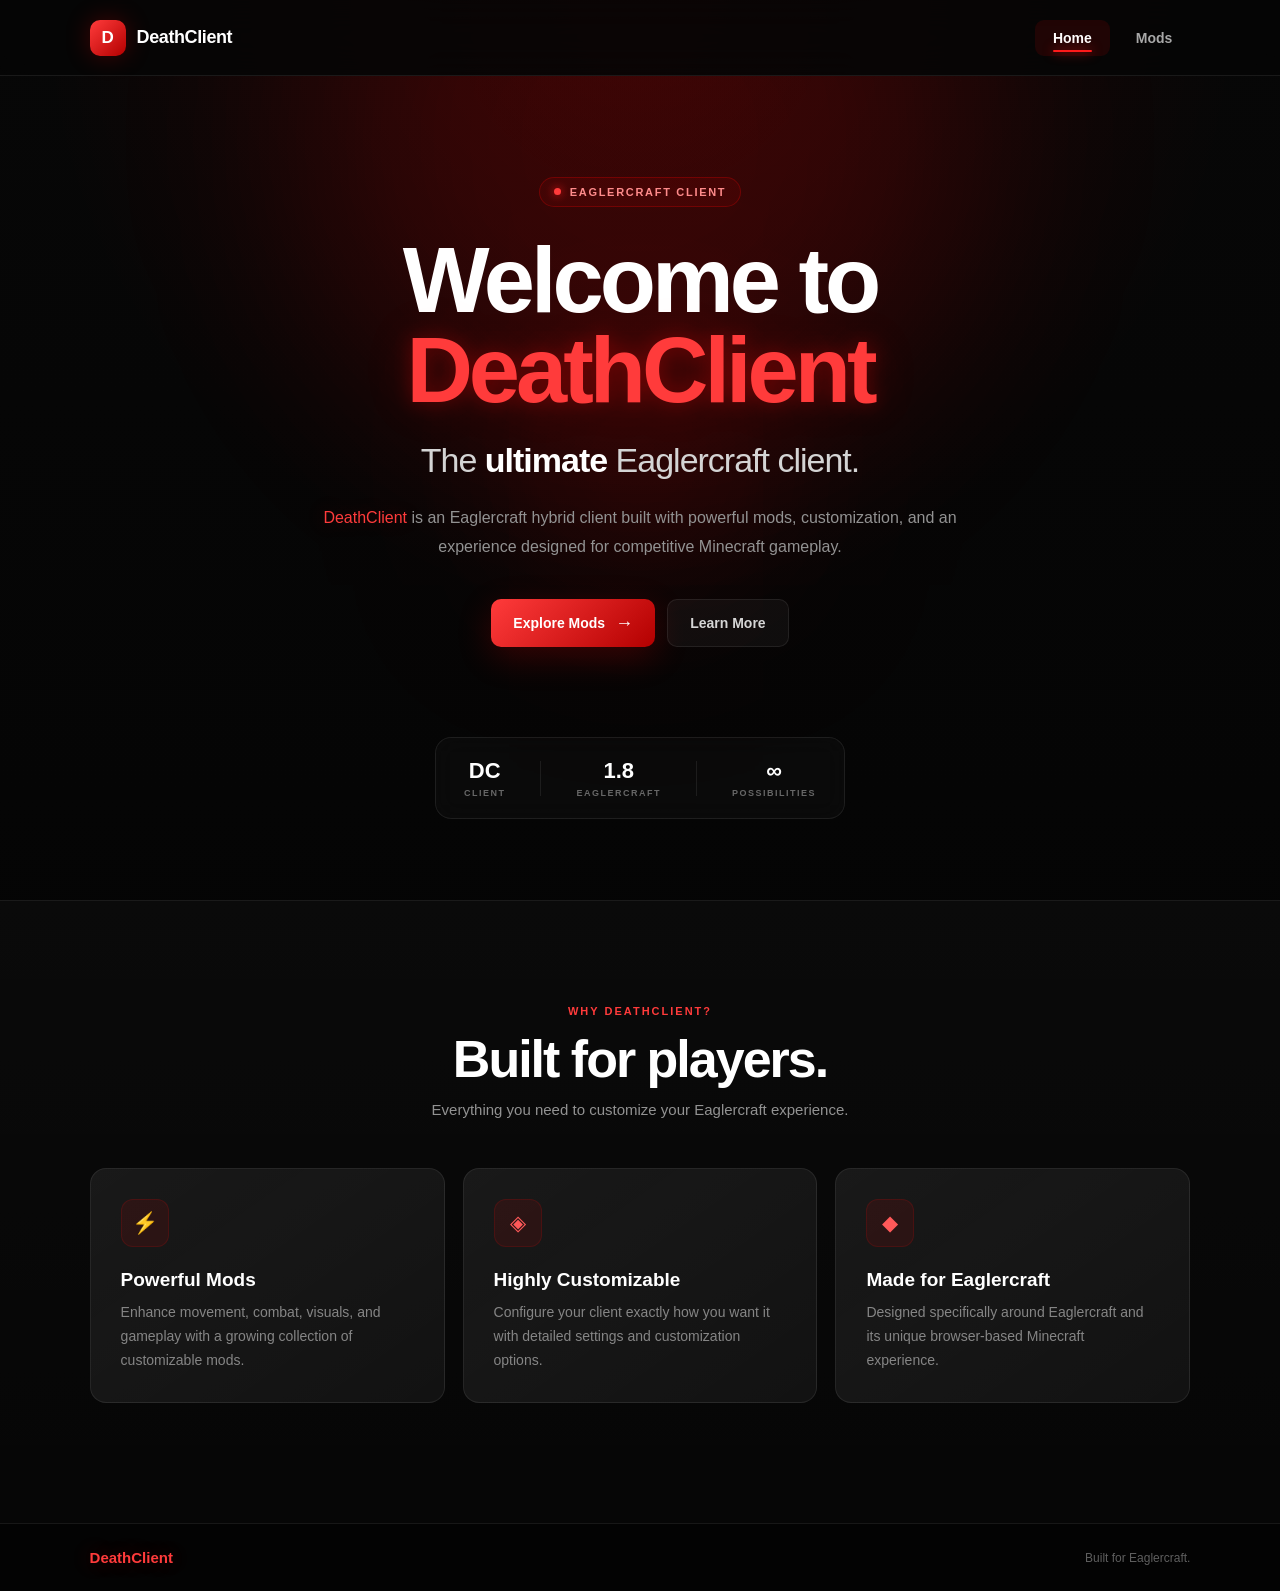
<file: index.html>
<!DOCTYPE html>
<html lang="en">
<head>
    <meta charset="UTF-8">
    <meta name="viewport" content="width=device-width, initial-scale=1.0">
    <title>DeathClient - Home</title>
    <link rel="stylesheet" href="index.css">
</head>
<body>
    <nav class="navbar">
        <div class="nav-brand">
            <span class="brand-mark">D</span>
            <span class="brand-text">DeathClient</span>
        </div>

        <div class="nav-links">
            <a href="index.html" class="active">Home</a>
            <a href="pages/mods.html">Mods</a>
        </div>
    </nav>

    <main>
        <section id="header" class="hero">
            <div class="hero-glow"></div>

            <div class="hero-content">
                <div class="hero-badge">
                    <span class="status-dot"></span>
                    EAGLERCRAFT CLIENT
                </div>

                <h1>
                    Welcome to
                    <span class="dc-name">DeathClient</span>
                </h1>

                <h2>
                    The <strong>ultimate</strong> Eaglercraft client.
                </h2>

                <p>
                    <span class="dc-name">DeathClient</span> is an Eaglercraft hybrid client
                    built with powerful mods, customization, and an experience designed
                    for competitive Minecraft gameplay.
                </p>

                <div class="hero-buttons">
                    <a href="pages/mods.html" class="primary-button">
                        Explore Mods
                        <span>→</span>
                    </a>

                    <a href="#features" class="secondary-button">
                        Learn More
                    </a>
                </div>
            </div>

            <div class="hero-stats">
                <div class="stat">
                    <span class="stat-value">DC</span>
                    <span class="stat-label">CLIENT</span>
                </div>

                <div class="stat-divider"></div>

                <div class="stat">
                    <span class="stat-value">1.8</span>
                    <span class="stat-label">EAGLERCRAFT</span>
                </div>

                <div class="stat-divider"></div>

                <div class="stat">
                    <span class="stat-value">∞</span>
                    <span class="stat-label">POSSIBILITIES</span>
                </div>
            </div>
        </section>

        <section id="features" class="features">
            <div class="section-heading">
                <span class="section-label">WHY DEATHCLIENT?</span>
                <h2>Built for players.</h2>
                <p>
                    Everything you need to customize your Eaglercraft experience.
                </p>
            </div>

            <div class="feature-grid">
                <article class="feature-card">
                    <div class="feature-icon">⚡</div>
                    <h3>Powerful Mods</h3>
                    <p>
                        Enhance movement, combat, visuals, and gameplay with a growing
                        collection of customizable mods.
                    </p>
                </article>

                <article class="feature-card">
                    <div class="feature-icon">◈</div>
                    <h3>Highly Customizable</h3>
                    <p>
                        Configure your client exactly how you want it with detailed
                        settings and customization options.
                    </p>
                </article>

                <article class="feature-card">
                    <div class="feature-icon">◆</div>
                    <h3>Made for Eaglercraft</h3>
                    <p>
                        Designed specifically around Eaglercraft and its unique
                        browser-based Minecraft experience.
                    </p>
                </article>
            </div>
        </section>
    </main>

    <footer>
        <div class="footer-brand">
            <span class="dc-name">DeathClient</span>
        </div>

        <p>Built for Eaglercraft.</p>
    </footer>

    <script src="index.js" type="module"></script>
</body>
</html>
</file>
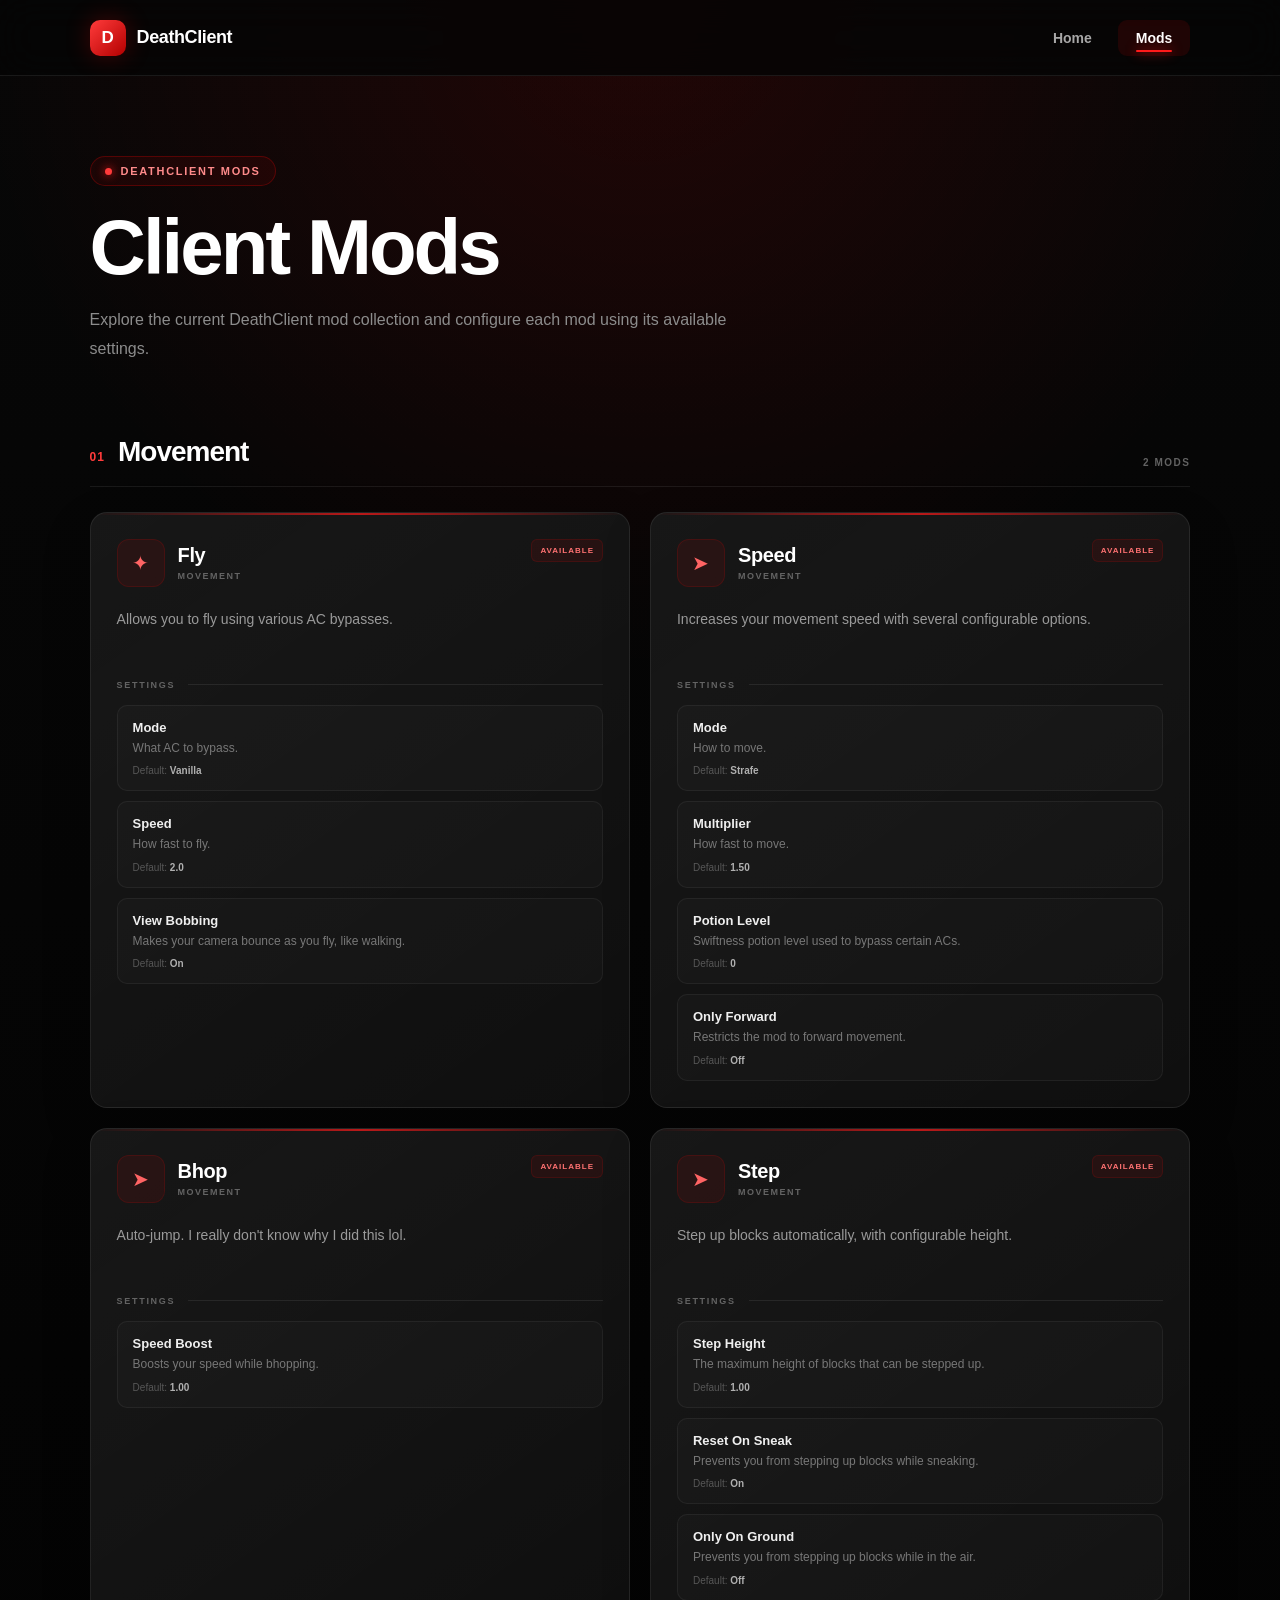
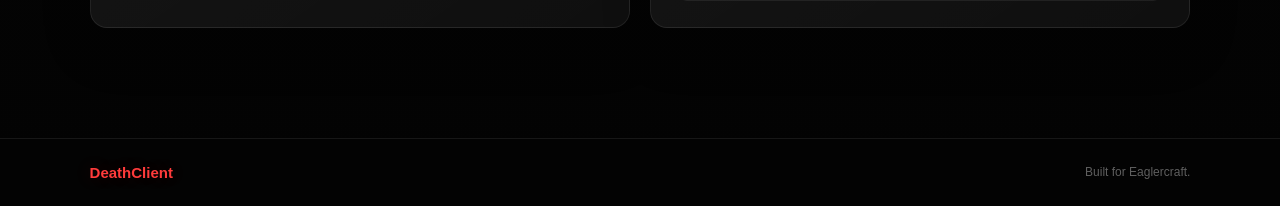
<file: pages/mods.html>
<!DOCTYPE html>
<html lang="en">
<head>
    <meta charset="UTF-8">
    <meta name="viewport" content="width=device-width, initial-scale=1.0">
    <title>DeathClient - Mods</title>
    <link rel="stylesheet" href="mods.css">
</head>
<body>
    <nav class="navbar">
        <div class="nav-brand">
            <span class="brand-mark">D</span>
            <span class="brand-text">DeathClient</span>
        </div>

        <div class="nav-links">
            <a href="../index.html">Home</a>
            <a href="mods.html" class="active">Mods</a>
        </div>
    </nav>

    <main class="mods-page">
        <header class="mods-header">
            <div class="header-badge">
                <span class="status-dot"></span>
                DEATHCLIENT MODS
            </div>

            <h1>Client Mods</h1>

            <p>
                Explore the current DeathClient mod collection and configure
                each mod using its available settings.
            </p>
        </header>

        <section class="mods-section">
            <div class="category-header">
                <div>
                    <span class="category-number">01</span>
                    <h2>Movement</h2>
                </div>

                <span class="category-count">2 MODS</span>
            </div>

            <div class="mods-grid">
                <article class="mod-card">
                    <div class="mod-top">
                        <div class="mod-icon">✦</div>

                        <div class="mod-title">
                            <h3>Fly</h3>
                            <span class="mod-category">MOVEMENT</span>
                        </div>

                        <span class="mod-status">AVAILABLE</span>
                    </div>

                    <p class="mod-description">
                        Allows you to fly using various AC bypasses.
                    </p>

                    <div class="settings-header">
                        <span>SETTINGS</span>
                        <span class="settings-line"></span>
                    </div>

                    <div class="mod-settings-list">
                        <div class="setting">
                            <div class="setting-name">Mode</div>
                            <div class="setting-description">
                                What AC to bypass.
                            </div>
                            <div class="setting-default">
                                Default: <strong>Vanilla</strong>
                            </div>
                        </div>

                        <div class="setting">
                            <div class="setting-name">Speed</div>
                            <div class="setting-description">
                                How fast to fly.
                            </div>
                            <div class="setting-default">
                                Default: <strong>2.0</strong>
                            </div>
                        </div>

                        <div class="setting">
                            <div class="setting-name">View Bobbing</div>
                            <div class="setting-description">
                                Makes your camera bounce as you fly, like walking.
                            </div>
                            <div class="setting-default">
                                Default: <strong>On</strong>
                            </div>
                        </div>
                    </div>
                </article>

                <article class="mod-card">
                    <div class="mod-top">
                        <div class="mod-icon">➤</div>

                        <div class="mod-title">
                            <h3>Speed</h3>
                            <span class="mod-category">MOVEMENT</span>
                        </div>

                        <span class="mod-status">AVAILABLE</span>
                    </div>

                    <p class="mod-description">
                        Increases your movement speed with several configurable options.
                    </p>

                    <div class="settings-header">
                        <span>SETTINGS</span>
                        <span class="settings-line"></span>
                    </div>

                    <div class="mod-settings-list">
                        <div class="setting">
                            <div class="setting-name">Mode</div>
                            <div class="setting-description">
                                How to move.
                            </div>
                            <div class="setting-default">
                                Default: <strong>Strafe</strong>
                            </div>
                        </div>

                        <div class="setting">
                            <div class="setting-name">Multiplier</div>
                            <div class="setting-description">
                                How fast to move.
                            </div>
                            <div class="setting-default">
                                Default: <strong>1.50</strong>
                            </div>
                        </div>

                        <div class="setting">
                            <div class="setting-name">Potion Level</div>
                            <div class="setting-description">
                                Swiftness potion level used to bypass certain ACs.
                            </div>
                            <div class="setting-default">
                                Default: <strong>0</strong>
                            </div>
                        </div>

                        <div class="setting">
                            <div class="setting-name">Only Forward</div>
                            <div class="setting-description">
                                Restricts the mod to forward movement.
                            </div>
                            <div class="setting-default">
                                Default: <strong>Off</strong>
                            </div>
                        </div>
                    </div>
                </article>

                <article class="mod-card">
                    <div class="mod-top">
                        <div class="mod-icon">➤</div>

                        <div class="mod-title">
                            <h3>Bhop</h3>
                            <span class="mod-category">MOVEMENT</span>
                        </div>

                        <span class="mod-status">AVAILABLE</span>
                    </div>

                    <p class="mod-description">
                        Auto-jump. I really don't know why I did this lol.
                    </p>

                    <div class="settings-header">
                        <span>SETTINGS</span>
                        <span class="settings-line"></span>
                    </div>

                    <div class="mod-settings-list">
                        <div class="setting">
                            <div class="setting-name">Speed Boost</div>
                            <div class="setting-description">
                                Boosts your speed while bhopping.
                            </div>
                            <div class="setting-default">
                                Default: <strong>1.00</strong>
                            </div>
                        </div>
                    </div>
                </article>

                <article class="mod-card">
                    <div class="mod-top">
                        <div class="mod-icon">➤</div>

                        <div class="mod-title">
                            <h3>Step</h3>
                            <span class="mod-category">MOVEMENT</span>
                        </div>

                        <span class="mod-status">AVAILABLE</span>
                    </div>

                    <p class="mod-description">
                        Step up blocks automatically, with configurable height.
                    </p>

                    <div class="settings-header">
                        <span>SETTINGS</span>
                        <span class="settings-line"></span>
                    </div>

                    <div class="mod-settings-list">
                        <div class="setting">
                            <div class="setting-name">Step Height</div>
                            <div class="setting-description">
                                The maximum height of blocks that can be stepped up.
                            </div>
                            <div class="setting-default">
                                Default: <strong>1.00</strong>
                            </div>
                        </div>
                        <div class="setting">
                            <div class="setting-name">Reset On Sneak</div>
                            <div class="setting-description">
                                Prevents you from stepping up blocks while sneaking.
                            </div>
                            <div class="setting-default">
                                Default: <strong>On</strong>
                            </div>
                        </div>
                        <div class="setting">
                            <div class="setting-name">Only On Ground</div>
                            <div class="setting-description">
                                Prevents you from stepping up blocks while in the air.
                            </div>
                            <div class="setting-default">
                                Default: <strong>Off</strong>
                            </div>
                        </div>
                    </div>
                </article>
            </div>
        </section>
    </main>

    <footer>
        <div class="footer-brand">
            <span class="dc-name">DeathClient</span>
        </div>

        <p>Built for Eaglercraft.</p>
    </footer>
</body>
</html>
</file>
<file: index.css>
:root {
    --red: #ff1a1a;
    --red-bright: #ff3b3b;
    --red-dark: #b30000;
    --black: #050505;
    --black-soft: #0a0a0a;
    --panel: #0f0f0f;
    --panel-light: #151515;
    --border: rgba(255, 255, 255, 0.08);
    --text: #ffffff;
    --muted: #929292;
    --shadow-red: rgba(255, 0, 0, 0.25);
}

* {
    box-sizing: border-box;
    margin: 0;
    padding: 0;
}

html {
    scroll-behavior: smooth;
}

body {
    min-height: 100vh;
    color: var(--text);
    background:
        radial-gradient(circle at 50% 0%, rgba(255, 0, 0, 0.12), transparent 35%),
        linear-gradient(180deg, #070707 0%, #030303 100%);
    font-family: Inter, Arial, Helvetica, sans-serif;
    overflow-x: hidden;
}

body::before {
    content: "";
    position: fixed;
    inset: 0;
    pointer-events: none;
    opacity: 0.18;
    background-image:
        linear-gradient(rgba(255, 255, 255, 0.025) 1px, transparent 1px),
        linear-gradient(90deg, rgba(255, 255, 255, 0.025) 1px, transparent 1px);
    background-size: 40px 40px;
    mask-image: linear-gradient(to bottom, black, transparent 80%);
}

.navbar {
    position: sticky;
    top: 0;
    z-index: 100;
    height: 76px;
    display: flex;
    align-items: center;
    justify-content: space-between;
    padding: 0 7%;
    border-bottom: 1px solid var(--border);
    background: rgba(5, 5, 5, 0.82);
    backdrop-filter: blur(18px);
}

.nav-brand {
    display: flex;
    align-items: center;
    gap: 11px;
}

.brand-mark {
    width: 36px;
    height: 36px;
    display: grid;
    place-items: center;
    border-radius: 10px;
    background: linear-gradient(135deg, var(--red-bright), var(--red-dark));
    box-shadow: 0 0 24px var(--shadow-red);
    font-size: 17px;
    font-weight: 900;
    color: white;
}

.brand-text {
    font-size: 18px;
    font-weight: 800;
    letter-spacing: -0.4px;
}

.nav-links {
    display: flex;
    align-items: center;
    gap: 8px;
}

.nav-links a {
    position: relative;
    padding: 10px 18px;
    border-radius: 9px;
    color: #a8a8a8;
    text-decoration: none;
    font-size: 14px;
    font-weight: 700;
    transition: color 0.2s ease, background 0.2s ease;
}

.nav-links a:hover {
    color: white;
    background: rgba(255, 255, 255, 0.05);
}

.nav-links a.active {
    color: white;
    background: rgba(255, 0, 0, 0.1);
}

.nav-links a.active::after {
    content: "";
    position: absolute;
    left: 18px;
    right: 18px;
    bottom: 4px;
    height: 2px;
    border-radius: 999px;
    background: var(--red);
    box-shadow: 0 0 12px var(--red);
}

.hero {
    position: relative;
    min-height: calc(100vh - 76px);
    display: flex;
    flex-direction: column;
    justify-content: center;
    align-items: center;
    padding: 90px 7% 70px;
    text-align: center;
    overflow: hidden;
}

.hero::before {
    content: "";
    position: absolute;
    width: 650px;
    height: 650px;
    top: -260px;
    left: 50%;
    transform: translateX(-50%);
    border-radius: 50%;
    background: rgba(255, 0, 0, 0.12);
    filter: blur(100px);
    pointer-events: none;
}

.hero-glow {
    position: absolute;
    width: 1px;
    height: 1px;
    top: 46%;
    left: 50%;
    box-shadow:
        0 0 160px 120px rgba(255, 0, 0, 0.07),
        0 0 300px 180px rgba(255, 0, 0, 0.04);
    pointer-events: none;
}

.hero-content {
    position: relative;
    z-index: 2;
    max-width: 900px;
}

.hero-badge {
    display: inline-flex;
    align-items: center;
    gap: 9px;
    margin-bottom: 28px;
    padding: 8px 14px;
    border: 1px solid rgba(255, 0, 0, 0.25);
    border-radius: 999px;
    background: rgba(255, 0, 0, 0.07);
    color: #ff8b8b;
    font-size: 11px;
    font-weight: 800;
    letter-spacing: 1.7px;
}

.status-dot {
    width: 7px;
    height: 7px;
    border-radius: 50%;
    background: var(--red-bright);
    box-shadow: 0 0 10px var(--red);
}

.hero h1 {
    max-width: 950px;
    font-size: clamp(48px, 8vw, 92px);
    line-height: 0.98;
    letter-spacing: -4px;
    font-weight: 900;
}

.dc-name {
    color: var(--red-bright);
    text-shadow:
        0 0 20px rgba(255, 0, 0, 0.3),
        0 0 50px rgba(255, 0, 0, 0.15);
}

.hero h2 {
    margin-top: 26px;
    font-size: clamp(22px, 3vw, 34px);
    color: #d4d4d4;
    font-weight: 500;
    letter-spacing: -1px;
}

.hero h2 strong {
    color: white;
    font-weight: 800;
}

.hero p {
    max-width: 680px;
    margin: 24px auto 0;
    color: var(--muted);
    font-size: 16px;
    line-height: 1.8;
}

.hero-buttons {
    display: flex;
    align-items: center;
    justify-content: center;
    gap: 12px;
    margin-top: 38px;
}

.hero-buttons a {
    display: inline-flex;
    align-items: center;
    justify-content: center;
    gap: 10px;
    min-height: 48px;
    padding: 0 22px;
    border-radius: 10px;
    text-decoration: none;
    font-size: 14px;
    font-weight: 800;
    transition:
        transform 0.2s ease,
        box-shadow 0.2s ease,
        border-color 0.2s ease,
        background 0.2s ease;
}

.primary-button {
    color: white;
    background: linear-gradient(135deg, var(--red-bright), var(--red-dark));
    box-shadow: 0 10px 35px rgba(255, 0, 0, 0.2);
}

.primary-button:hover {
    transform: translateY(-2px);
    box-shadow: 0 15px 45px rgba(255, 0, 0, 0.3);
}

.primary-button span {
    font-size: 18px;
}

.secondary-button {
    color: #d6d6d6;
    border: 1px solid var(--border);
    background: rgba(255, 255, 255, 0.04);
}

.secondary-button:hover {
    transform: translateY(-2px);
    border-color: rgba(255, 0, 0, 0.3);
    background: rgba(255, 0, 0, 0.06);
}

.hero-stats {
    position: relative;
    z-index: 2;
    display: flex;
    align-items: center;
    justify-content: center;
    gap: 35px;
    margin-top: 90px;
    padding: 20px 28px;
    border: 1px solid var(--border);
    border-radius: 16px;
    background: rgba(255, 255, 255, 0.025);
    backdrop-filter: blur(12px);
}

.stat {
    display: flex;
    flex-direction: column;
    gap: 4px;
}

.stat-value {
    color: white;
    font-size: 22px;
    font-weight: 900;
}

.stat-label {
    color: #676767;
    font-size: 9px;
    font-weight: 800;
    letter-spacing: 1.5px;
}

.stat-divider {
    width: 1px;
    height: 35px;
    background: var(--border);
}

.features {
    position: relative;
    padding: 100px 7% 120px;
    border-top: 1px solid var(--border);
    background:
        linear-gradient(180deg, rgba(255, 255, 255, 0.015), transparent),
        #060606;
}

.section-heading {
    max-width: 760px;
    margin: 0 auto 50px;
    text-align: center;
}

.section-label {
    display: inline-block;
    margin-bottom: 12px;
    color: var(--red-bright);
    font-size: 11px;
    font-weight: 900;
    letter-spacing: 2px;
}

.section-heading h2 {
    font-size: clamp(34px, 5vw, 52px);
    letter-spacing: -2px;
}

.section-heading p {
    margin-top: 12px;
    color: var(--muted);
    font-size: 15px;
}

.feature-grid {
    max-width: 1150px;
    margin: 0 auto;
    display: grid;
    grid-template-columns: repeat(3, 1fr);
    gap: 18px;
}

.feature-card {
    padding: 30px;
    border: 1px solid var(--border);
    border-radius: 16px;
    background:
        linear-gradient(145deg, rgba(255, 255, 255, 0.045), rgba(255, 255, 255, 0.01)),
        var(--panel);
    transition:
        transform 0.2s ease,
        border-color 0.2s ease,
        box-shadow 0.2s ease;
}

.feature-card:hover {
    transform: translateY(-5px);
    border-color: rgba(255, 0, 0, 0.25);
    box-shadow: 0 20px 50px rgba(0, 0, 0, 0.3);
}

.feature-icon {
    width: 48px;
    height: 48px;
    display: grid;
    place-items: center;
    margin-bottom: 22px;
    border-radius: 12px;
    color: #ff5959;
    background: rgba(255, 0, 0, 0.09);
    border: 1px solid rgba(255, 0, 0, 0.14);
    font-size: 21px;
}

.feature-card h3 {
    margin-bottom: 10px;
    font-size: 19px;
}

.feature-card p {
    color: #858585;
    font-size: 14px;
    line-height: 1.7;
}

footer {
    display: flex;
    align-items: center;
    justify-content: space-between;
    gap: 20px;
    padding: 25px 7%;
    border-top: 1px solid var(--border);
    background: #030303;
}

.footer-brand {
    font-size: 15px;
    font-weight: 800;
}

footer p {
    color: #5f5f5f;
    font-size: 12px;
}

@media (max-width: 800px) {
    .navbar {
        padding: 0 5%;
    }

    .hero {
        padding: 75px 5% 55px;
    }

    .hero h1 {
        letter-spacing: -2.5px;
    }

    .hero-stats {
        width: 100%;
        max-width: 500px;
        gap: 18px;
        padding: 18px 16px;
    }

    .feature-grid {
        grid-template-columns: 1fr;
    }

    .features {
        padding: 75px 5% 90px;
    }
}

@media (max-width: 560px) {
    .brand-text {
        display: none;
    }

    .nav-links a {
        padding: 9px 12px;
    }

    .hero-buttons {
        flex-direction: column;
        width: 100%;
    }

    .hero-buttons a {
        width: 100%;
        max-width: 320px;
    }

    .hero-stats {
        gap: 12px;
    }

    .stat-value {
        font-size: 18px;
    }

    .stat-label {
        font-size: 8px;
    }

    .hero p {
        font-size: 14px;
    }

    footer {
        flex-direction: column;
        text-align: center;
    }
}
</file>
<file: pages/mods.css>
:root {
    --red: #ff1a1a;
    --red-bright: #ff3b3b;
    --red-dark: #b30000;
    --black: #050505;
    --panel: #0d0d0d;
    --panel-light: #121212;
    --border: rgba(255, 255, 255, 0.08);
    --text: #ffffff;
    --muted: #8c8c8c;
    --shadow-red: rgba(255, 0, 0, 0.25);
}

* {
    box-sizing: border-box;
    margin: 0;
    padding: 0;
}

html {
    scroll-behavior: smooth;
}

body {
    min-height: 100vh;
    color: var(--text);
    background:
        radial-gradient(circle at 50% 0%, rgba(255, 0, 0, 0.11), transparent 35%),
        linear-gradient(180deg, #070707 0%, #030303 100%);
    font-family: Inter, Arial, Helvetica, sans-serif;
    overflow-x: hidden;
}

body::before {
    content: "";
    position: fixed;
    inset: 0;
    pointer-events: none;
    opacity: 0.15;
    background-image:
        linear-gradient(rgba(255, 255, 255, 0.025) 1px, transparent 1px),
        linear-gradient(90deg, rgba(255, 255, 255, 0.025) 1px, transparent 1px);
    background-size: 40px 40px;
}

.navbar {
    position: sticky;
    top: 0;
    z-index: 100;
    height: 76px;
    display: flex;
    align-items: center;
    justify-content: space-between;
    padding: 0 7%;
    border-bottom: 1px solid var(--border);
    background: rgba(5, 5, 5, 0.84);
    backdrop-filter: blur(18px);
}

.nav-brand {
    display: flex;
    align-items: center;
    gap: 11px;
}

.brand-mark {
    width: 36px;
    height: 36px;
    display: grid;
    place-items: center;
    border-radius: 10px;
    background: linear-gradient(135deg, var(--red-bright), var(--red-dark));
    box-shadow: 0 0 24px var(--shadow-red);
    font-size: 17px;
    font-weight: 900;
}

.brand-text {
    font-size: 18px;
    font-weight: 800;
    letter-spacing: -0.4px;
}

.nav-links {
    display: flex;
    align-items: center;
    gap: 8px;
}

.nav-links a {
    position: relative;
    padding: 10px 18px;
    border-radius: 9px;
    color: #a8a8a8;
    text-decoration: none;
    font-size: 14px;
    font-weight: 700;
    transition: color 0.2s ease, background 0.2s ease;
}

.nav-links a:hover {
    color: white;
    background: rgba(255, 255, 255, 0.05);
}

.nav-links a.active {
    color: white;
    background: rgba(255, 0, 0, 0.1);
}

.nav-links a.active::after {
    content: "";
    position: absolute;
    left: 18px;
    right: 18px;
    bottom: 4px;
    height: 2px;
    border-radius: 999px;
    background: var(--red);
    box-shadow: 0 0 12px var(--red);
}

.mods-page {
    width: min(1200px, 86%);
    margin: 0 auto;
    padding: 80px 0 110px;
}

.mods-header {
    max-width: 780px;
    margin-bottom: 72px;
}

.header-badge {
    display: inline-flex;
    align-items: center;
    gap: 9px;
    margin-bottom: 22px;
    padding: 8px 14px;
    border: 1px solid rgba(255, 0, 0, 0.25);
    border-radius: 999px;
    background: rgba(255, 0, 0, 0.07);
    color: #ff8b8b;
    font-size: 11px;
    font-weight: 800;
    letter-spacing: 1.7px;
}

.status-dot {
    width: 7px;
    height: 7px;
    border-radius: 50%;
    background: var(--red-bright);
    box-shadow: 0 0 10px var(--red);
}

.mods-header h1 {
    font-size: clamp(48px, 7vw, 78px);
    line-height: 1;
    letter-spacing: -3px;
    font-weight: 900;
}

.mods-header p {
    max-width: 650px;
    margin-top: 20px;
    color: var(--muted);
    font-size: 16px;
    line-height: 1.8;
}

.mods-section {
    position: relative;
}

.category-header {
    display: flex;
    align-items: flex-end;
    justify-content: space-between;
    gap: 20px;
    margin-bottom: 25px;
    padding-bottom: 18px;
    border-bottom: 1px solid var(--border);
}

.category-header > div {
    display: flex;
    align-items: baseline;
    gap: 13px;
}

.category-number {
    color: var(--red-bright);
    font-size: 12px;
    font-weight: 900;
    letter-spacing: 1px;
}

.category-header h2 {
    font-size: 28px;
    letter-spacing: -1px;
}

.category-count {
    color: #626262;
    font-size: 10px;
    font-weight: 900;
    letter-spacing: 1.5px;
}

.mods-grid {
    display: grid;
    grid-template-columns: repeat(2, minmax(0, 1fr));
    gap: 20px;
}

.mod-card {
    position: relative;
    padding: 26px;
    overflow: hidden;
    border: 1px solid var(--border);
    border-radius: 17px;
    background:
        linear-gradient(145deg, rgba(255, 255, 255, 0.045), rgba(255, 255, 255, 0.008)),
        var(--panel);
    box-shadow: 0 20px 50px rgba(0, 0, 0, 0.2);
    transition:
        transform 0.2s ease,
        border-color 0.2s ease,
        box-shadow 0.2s ease;
}

.mod-card::before {
    content: "";
    position: absolute;
    top: 0;
    left: 0;
    right: 0;
    height: 2px;
    background: linear-gradient(90deg, transparent, var(--red), transparent);
    opacity: 0.7;
}

.mod-card:hover {
    transform: translateY(-5px);
    border-color: rgba(255, 0, 0, 0.22);
    box-shadow:
        0 25px 60px rgba(0, 0, 0, 0.32),
        0 0 35px rgba(255, 0, 0, 0.05);
}

.mod-top {
    display: flex;
    align-items: center;
    gap: 13px;
}

.mod-icon {
    width: 48px;
    height: 48px;
    flex: 0 0 48px;
    display: grid;
    place-items: center;
    border-radius: 12px;
    color: #ff6464;
    background: rgba(255, 0, 0, 0.08);
    border: 1px solid rgba(255, 0, 0, 0.14);
    font-size: 20px;
}

.mod-title {
    min-width: 0;
    flex: 1;
}

.mod-title h3 {
    font-size: 20px;
    letter-spacing: -0.4px;
}

.mod-category {
    display: block;
    margin-top: 4px;
    color: #646464;
    font-size: 9px;
    font-weight: 900;
    letter-spacing: 1.5px;
}

.mod-status {
    align-self: flex-start;
    padding: 6px 8px;
    border-radius: 6px;
    color: #ff7272;
    background: rgba(255, 0, 0, 0.08);
    border: 1px solid rgba(255, 0, 0, 0.13);
    font-size: 8px;
    font-weight: 900;
    letter-spacing: 1px;
}

.mod-description {
    min-height: 48px;
    margin-top: 21px;
    color: #9a9a9a;
    font-size: 14px;
    line-height: 1.7;
}

.settings-header {
    display: flex;
    align-items: center;
    gap: 13px;
    margin: 24px 0 15px;
    color: #636363;
    font-size: 9px;
    font-weight: 900;
    letter-spacing: 1.7px;
}

.settings-line {
    flex: 1;
    height: 1px;
    background: var(--border);
}

.mod-settings-list {
    display: flex;
    flex-direction: column;
    gap: 10px;
}

.setting {
    padding: 14px 15px;
    border: 1px solid rgba(255, 255, 255, 0.055);
    border-radius: 10px;
    background: rgba(255, 255, 255, 0.02);
    transition:
        border-color 0.2s ease,
        background 0.2s ease;
}

.setting:hover {
    border-color: rgba(255, 0, 0, 0.12);
    background: rgba(255, 0, 0, 0.025);
}

.setting-name {
    color: #efefef;
    font-size: 13px;
    font-weight: 800;
}

.setting-description {
    margin-top: 4px;
    color: #777777;
    font-size: 12px;
    line-height: 1.55;
}

.setting-default {
    margin-top: 8px;
    color: #575757;
    font-size: 10px;
}

.setting-default strong {
    color: #b0b0b0;
    font-weight: 800;
}

footer {
    display: flex;
    align-items: center;
    justify-content: space-between;
    gap: 20px;
    padding: 25px 7%;
    border-top: 1px solid var(--border);
    background: #030303;
}

.footer-brand {
    font-size: 15px;
    font-weight: 800;
}

.dc-name {
    color: var(--red-bright);
    text-shadow: 0 0 18px rgba(255, 0, 0, 0.2);
}

footer p {
    color: #5f5f5f;
    font-size: 12px;
}

@media (max-width: 900px) {
    .mods-page {
        width: min(92%, 700px);
    }

    .mods-grid {
        grid-template-columns: 1fr;
    }

    .mods-header {
        margin-bottom: 55px;
    }
}

@media (max-width: 560px) {
    .navbar {
        padding: 0 5%;
    }

    .brand-text {
        display: none;
    }

    .nav-links a {
        padding: 9px 12px;
    }

    .mods-page {
        width: 92%;
        padding-top: 60px;
    }

    .mods-header h1 {
        letter-spacing: -2px;
    }

    .mods-header p {
        font-size: 14px;
    }

    .category-header {
        align-items: center;
    }

    .category-header h2 {
        font-size: 23px;
    }

    .category-count {
        font-size: 8px;
    }

    .mod-card {
        padding: 20px;
    }

    .mod-status {
        display: none;
    }

    footer {
        flex-direction: column;
        text-align: center;
    }
}
</file>
